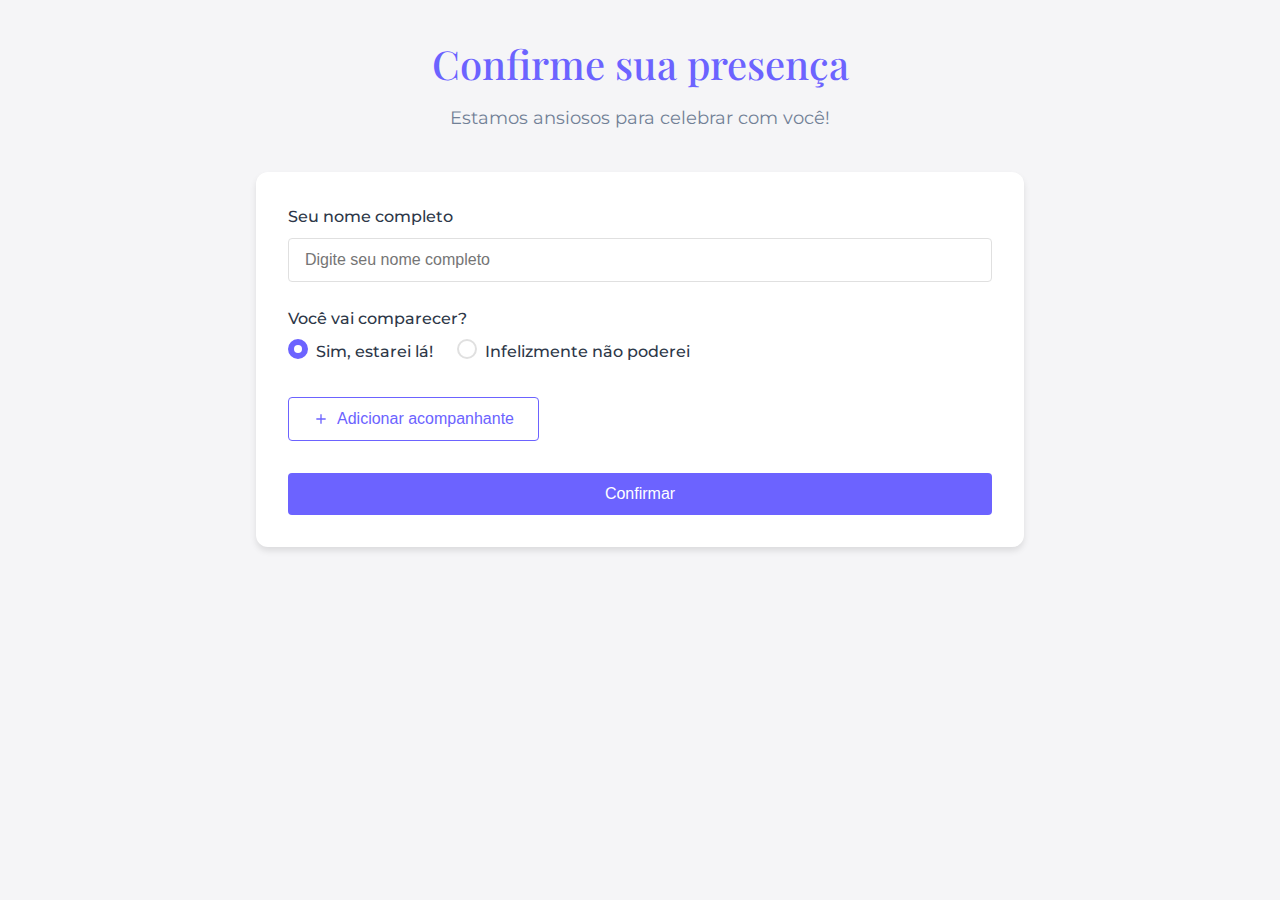
<file: index.html>
<!DOCTYPE html>
<html lang="pt-br">
<head>
    <meta charset="UTF-8">
    <meta name="viewport" content="width=device-width, initial-scale=1.0">
    <title>Confirmação de Presença</title>
    <link rel="stylesheet" href="styles.css">
    <link href="https://fonts.googleapis.com/css2?family=Montserrat:wght@400;500;600&family=Playfair+Display:wght@500&display=swap" rel="stylesheet">
</head>
<body>
    <div class="container">
        <header class="header">
            <h1 class="title">Confirme sua presença</h1>
            <p class="subtitle">Estamos ansiosos para celebrar com você!</p>
        </header>

        <main class="main-content">
            <div class="confirmation-card">
                <div class="form-group">
                    <label for="guest-name">Seu nome completo</label>
                    <input type="text" id="guest-name" placeholder="Digite seu nome completo" required>
                </div>

                <div class="form-group">
                    <label>Você vai comparecer?</label>
                    <div class="radio-group">
                        <label class="radio-option">
                            <input type="radio" name="attendance" value="yes" checked>
                            <span class="radio-custom"></span>
                            Sim, estarei lá!
                        </label>
                        <label class="radio-option">
                            <input type="radio" name="attendance" value="no">
                            <span class="radio-custom"></span>
                            Infelizmente não poderei
                        </label>
                    </div>
                </div>

                <div id="additional-guests" class="additional-guests">
                    <!-- Additional guests will be added here -->
                </div>

                <button id="add-guest-btn" class="btn secondary">
                    <svg width="16" height="16" viewBox="0 0 24 24" fill="none" stroke="currentColor" stroke-width="2">
                        <path d="M12 5v14M5 12h14"></path>
                    </svg>
                    Adicionar acompanhante
                </button>

                <button id="submit-btn" class="btn primary">Confirmar</button>
            </div>
        </main>
    </div>

    <div id="success-modal" class="modal">
        <div class="modal-content">
            <svg class="success-icon" width="48" height="48" viewBox="0 0 24 24" fill="none" stroke="currentColor" stroke-width="2">
                <path d="M22 11.08V12a10 10 0 1 1-5.93-9.14"></path>
                <polyline points="22 4 12 14.01 9 11.01"></polyline>
            </svg>
            <h2>Confirmação enviada!</h2>
            <p>Sua presença foi confirmada com sucesso.</p>
            <button id="close-modal" class="btn primary">Fechar</button>
        </div>
    </div>

    <script src="script.js"></script>
</body>
</html>
</file>
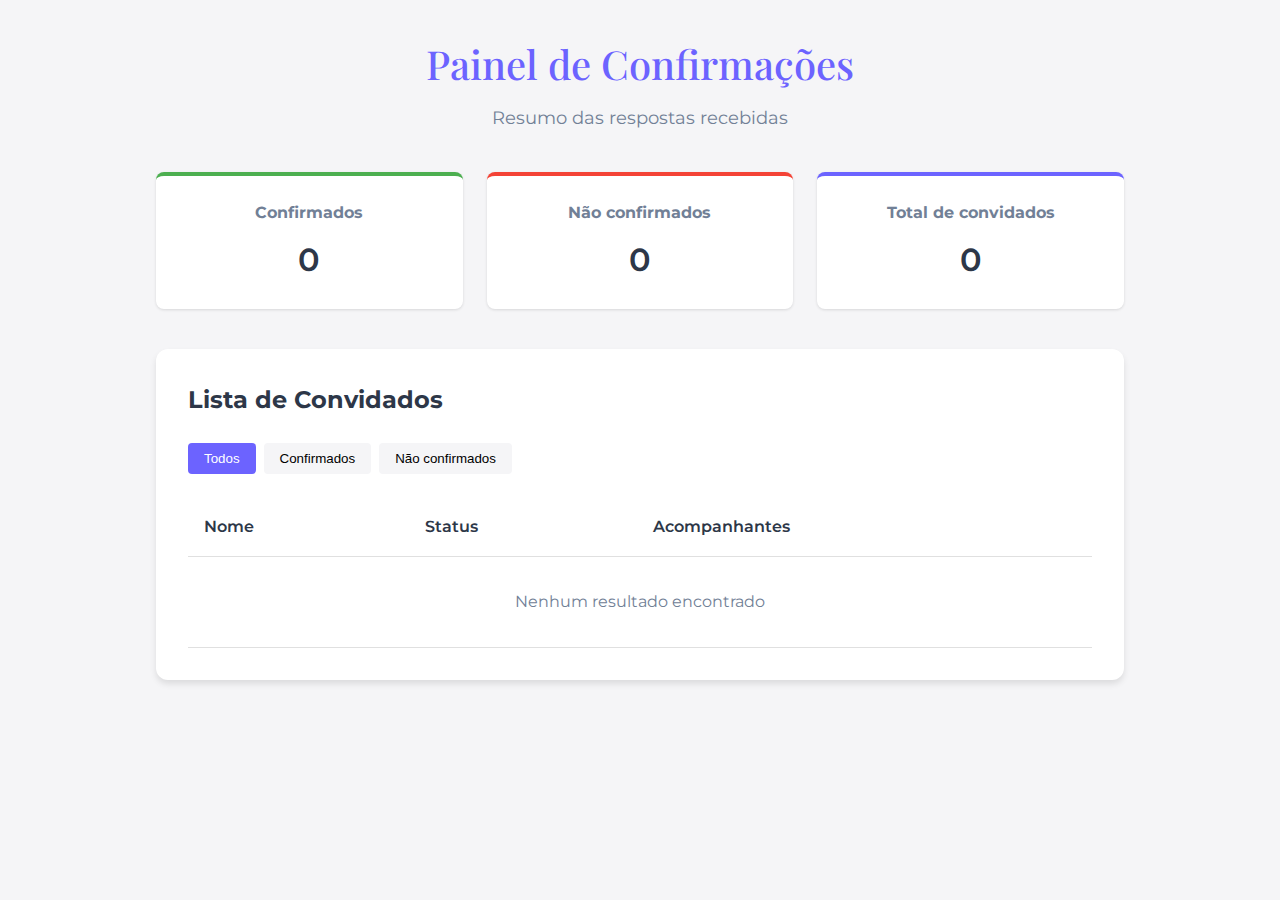
<file: dashboard.html>
<!DOCTYPE html>
<html lang="pt-br">
<head>
    <meta charset="UTF-8">
    <meta name="viewport" content="width=device-width, initial-scale=1.0">
    <title>Painel de Confirmações</title>
    <link rel="stylesheet" href="styles.css">
    <link href="https://fonts.googleapis.com/css2?family=Montserrat:wght@400;500;600&family=Playfair+Display:wght@500&display=swap" rel="stylesheet">
</head>
<body>
    <div class="container dashboard">
        <header class="header">
            <h1 class="title">Painel de Confirmações</h1>
            <p class="subtitle">Resumo das respostas recebidas</p>
        </header>

        <main class="main-content">
            <div class="stats-container">
                <div class="stat-card confirmed">
                    <h3>Confirmados</h3>
                    <p id="confirmed-count">0</p>
                </div>
                <div class="stat-card declined">
                    <h3>Não confirmados</h3>
                    <p id="declined-count">0</p>
                </div>
                <div class="stat-card total">
                    <h3>Total de convidados</h3>
                    <p id="total-count">0</p>
                </div>
            </div>

            <div class="guests-list">
                <h2>Lista de Convidados</h2>
                <div class="filter-options">
                    <button class="filter-btn active" data-filter="all">Todos</button>
                    <button class="filter-btn" data-filter="confirmed">Confirmados</button>
                    <button class="filter-btn" data-filter="declined">Não confirmados</button>
                </div>
                <div id="guests-table" class="table-container">
                    <table>
                        <thead>
                            <tr>
                                <th>Nome</th>
                                <th>Status</th>
                                <th>Acompanhantes</th>
                            </tr>
                        </thead>
                        <tbody id="guests-tbody">
                            <!-- Guests will be loaded here -->
                        </tbody>
                    </table>
                </div>
            </div>
        </main>
    </div>

    <script src="script.js"></script>
</body>
</html>
</file>
<file: styles.css>
:root {
    --primary-color: #6C63FF;
    --primary-dark: #564FD8;
    --secondary-color: #FF6584;
    --success-color: #4CAF50;
    --error-color: #F44336;
    --light-gray: #F5F5F7;
    --medium-gray: #E0E0E0;
    --dark-gray: #757575;
    --text-color: #2D3748;
    --text-light: #718096;
    --white: #FFFFFF;
    --shadow-sm: 0 1px 3px rgba(0,0,0,0.12);
    --shadow-md: 0 4px 6px rgba(0,0,0,0.1);
    --shadow-lg: 0 10px 25px rgba(0,0,0,0.1);
    --radius-sm: 4px;
    --radius-md: 8px;
    --radius-lg: 12px;
    --transition: all 0.3s ease;
}

* {
    margin: 0;
    padding: 0;
    box-sizing: border-box;
}

body {
    font-family: 'Montserrat', sans-serif;
    color: var(--text-color);
    background-color: var(--light-gray);
    line-height: 1.6;
}

.container {
    max-width: 800px;
    margin: 0 auto;
    padding: 2rem 1rem;
}

.dashboard {
    max-width: 1000px;
}

.header {
    text-align: center;
    margin-bottom: 2.5rem;
}

.title {
    font-family: 'Playfair Display', serif;
    font-size: 2.5rem;
    color: var(--primary-color);
    margin-bottom: 0.5rem;
    font-weight: 500;
}

.subtitle {
    font-size: 1.1rem;
    color: var(--text-light);
}

.confirmation-card {
    background: var(--white);
    border-radius: var(--radius-lg);
    padding: 2rem;
    box-shadow: var(--shadow-md);
    transition: var(--transition);
}

.confirmation-card:hover {
    box-shadow: var(--shadow-lg);
}

.form-group {
    margin-bottom: 1.5rem;
}

.form-group label {
    display: block;
    margin-bottom: 0.5rem;
    font-weight: 500;
    color: var(--text-color);
}

.form-group input[type="text"] {
    width: 100%;
    padding: 0.75rem 1rem;
    border: 1px solid var(--medium-gray);
    border-radius: var(--radius-sm);
    font-size: 1rem;
    transition: var(--transition);
}

.form-group input[type="text"]:focus {
    outline: none;
    border-color: var(--primary-color);
    box-shadow: 0 0 0 2px rgba(108, 99, 255, 0.2);
}

.radio-group {
    display: flex;
    gap: 1.5rem;
    margin-top: 0.5rem;
}

.radio-option {
    display: flex;
    align-items: center;
    cursor: pointer;
    position: relative;
    padding-left: 1.75rem;
}

.radio-option input {
    position: absolute;
    opacity: 0;
    cursor: pointer;
}

.radio-custom {
    position: absolute;
    left: 0;
    height: 1.25rem;
    width: 1.25rem;
    background-color: var(--white);
    border: 2px solid var(--medium-gray);
    border-radius: 50%;
    transition: var(--transition);
}

.radio-option:hover .radio-custom {
    border-color: var(--primary-color);
}

.radio-option input:checked ~ .radio-custom {
    background-color: var(--primary-color);
    border-color: var(--primary-color);
}

.radio-custom:after {
    content: "";
    position: absolute;
    display: none;
}

.radio-option input:checked ~ .radio-custom:after {
    display: block;
}

.radio-option .radio-custom:after {
    top: 50%;
    left: 50%;
    transform: translate(-50%, -50%);
    width: 0.5rem;
    height: 0.5rem;
    border-radius: 50%;
    background: var(--white);
}

.btn {
    display: inline-flex;
    align-items: center;
    justify-content: center;
    padding: 0.75rem 1.5rem;
    border: none;
    border-radius: var(--radius-sm);
    font-size: 1rem;
    font-weight: 500;
    cursor: pointer;
    transition: var(--transition);
    gap: 0.5rem;
}

.btn.primary {
    background-color: var(--primary-color);
    color: var(--white);
}

.btn.primary:hover {
    background-color: var(--primary-dark);
    box-shadow: var(--shadow-sm);
}

.btn.secondary {
    background-color: var(--white);
    color: var(--primary-color);
    border: 1px solid var(--primary-color);
}

.btn.secondary:hover {
    background-color: rgba(108, 99, 255, 0.1);
}

#submit-btn {
    width: 100%;
    margin-top: 1rem;
}

#add-guest-btn {
    margin-bottom: 1rem;
}

.additional-guest {
    background-color: var(--light-gray);
    border-radius: var(--radius-md);
    padding: 1rem;
    margin-bottom: 1rem;
    position: relative;
    animation: fadeIn 0.3s ease-out;
}

.additional-guest .form-group {
    margin-bottom: 1rem;
}

.remove-guest {
    position: absolute;
    top: 0.5rem;
    right: 0.5rem;
    background: none;
    border: none;
    color: var(--dark-gray);
    cursor: pointer;
    font-size: 1.25rem;
    width: 1.5rem;
    height: 1.5rem;
    display: flex;
    align-items: center;
    justify-content: center;
    border-radius: 50%;
    transition: var(--transition);
}

.remove-guest:hover {
    background-color: rgba(0, 0, 0, 0.05);
    color: var(--error-color);
}

.modal {
    display: none;
    position: fixed;
    top: 0;
    left: 0;
    width: 100%;
    height: 100%;
    background-color: rgba(0, 0, 0, 0.5);
    z-index: 1000;
    align-items: center;
    justify-content: center;
    opacity: 0;
    transition: opacity 0.3s ease;
}

.modal.show {
    display: flex;
    opacity: 1;
}

.modal-content {
    background-color: var(--white);
    padding: 2rem;
    border-radius: var(--radius-lg);
    text-align: center;
    max-width: 400px;
    width: 90%;
    box-shadow: var(--shadow-lg);
    transform: translateY(20px);
    transition: transform 0.3s ease;
    animation: modalFadeIn 0.3s ease-out forwards;
}

.success-icon {
    color: var(--success-color);
    margin-bottom: 1rem;
}

.modal h2 {
    margin-bottom: 0.5rem;
    color: var(--text-color);
}

.modal p {
    color: var(--text-light);
    margin-bottom: 1.5rem;
}

/* Dashboard Styles */
.stats-container {
    display: grid;
    grid-template-columns: repeat(auto-fit, minmax(200px, 1fr));
    gap: 1.5rem;
    margin-bottom: 2.5rem;
}

.stat-card {
    background: var(--white);
    border-radius: var(--radius-md);
    padding: 1.5rem;
    text-align: center;
    box-shadow: var(--shadow-sm);
    transition: var(--transition);
}

.stat-card:hover {
    transform: translateY(-5px);
    box-shadow: var(--shadow-md);
}

.stat-card h3 {
    font-size: 1rem;
    color: var(--text-light);
    margin-bottom: 0.5rem;
}

.stat-card p {
    font-size: 2rem;
    font-weight: 600;
}

.stat-card.confirmed {
    border-top: 4px solid var(--success-color);
}

.stat-card.declined {
    border-top: 4px solid var(--error-color);
}

.stat-card.total {
    border-top: 4px solid var(--primary-color);
}

.guests-list {
    background: var(--white);
    border-radius: var(--radius-lg);
    padding: 2rem;
    box-shadow: var(--shadow-md);
}

.guests-list h2 {
    margin-bottom: 1.5rem;
    font-size: 1.5rem;
    color: var(--text-color);
}

.filter-options {
    display: flex;
    gap: 0.5rem;
    margin-bottom: 1.5rem;
}

.filter-btn {
    padding: 0.5rem 1rem;
    background: var(--light-gray);
    border: none;
    border-radius: var(--radius-sm);
    cursor: pointer;
    transition: var(--transition);
}

.filter-btn.active {
    background: var(--primary-color);
    color: var(--white);
}

.filter-btn:not(.active):hover {
    background: var(--medium-gray);
}

.table-container {
    overflow-x: auto;
}

table {
    width: 100%;
    border-collapse: collapse;
}

th, td {
    padding: 1rem;
    text-align: left;
    border-bottom: 1px solid var(--medium-gray);
}

th {
    font-weight: 600;
    color: var(--text-color);
}

td {
    color: var(--text-light);
}

.status-confirmed {
    color: var(--success-color);
    font-weight: 500;
}

.status-declined {
    color: var(--error-color);
    font-weight: 500;
}

@keyframes fadeIn {
    from { opacity: 0; transform: translateY(10px); }
    to { opacity: 1; transform: translateY(0); }
}

@keyframes modalFadeIn {
    to { transform: translateY(0); }
}

@media (max-width: 768px) {
    .title {
        font-size: 2rem;
    }
    
    .radio-group {
        flex-direction: column;
        gap: 0.75rem;
    }
    
    .stats-container {
        grid-template-columns: 1fr;
    }
}
</file>
